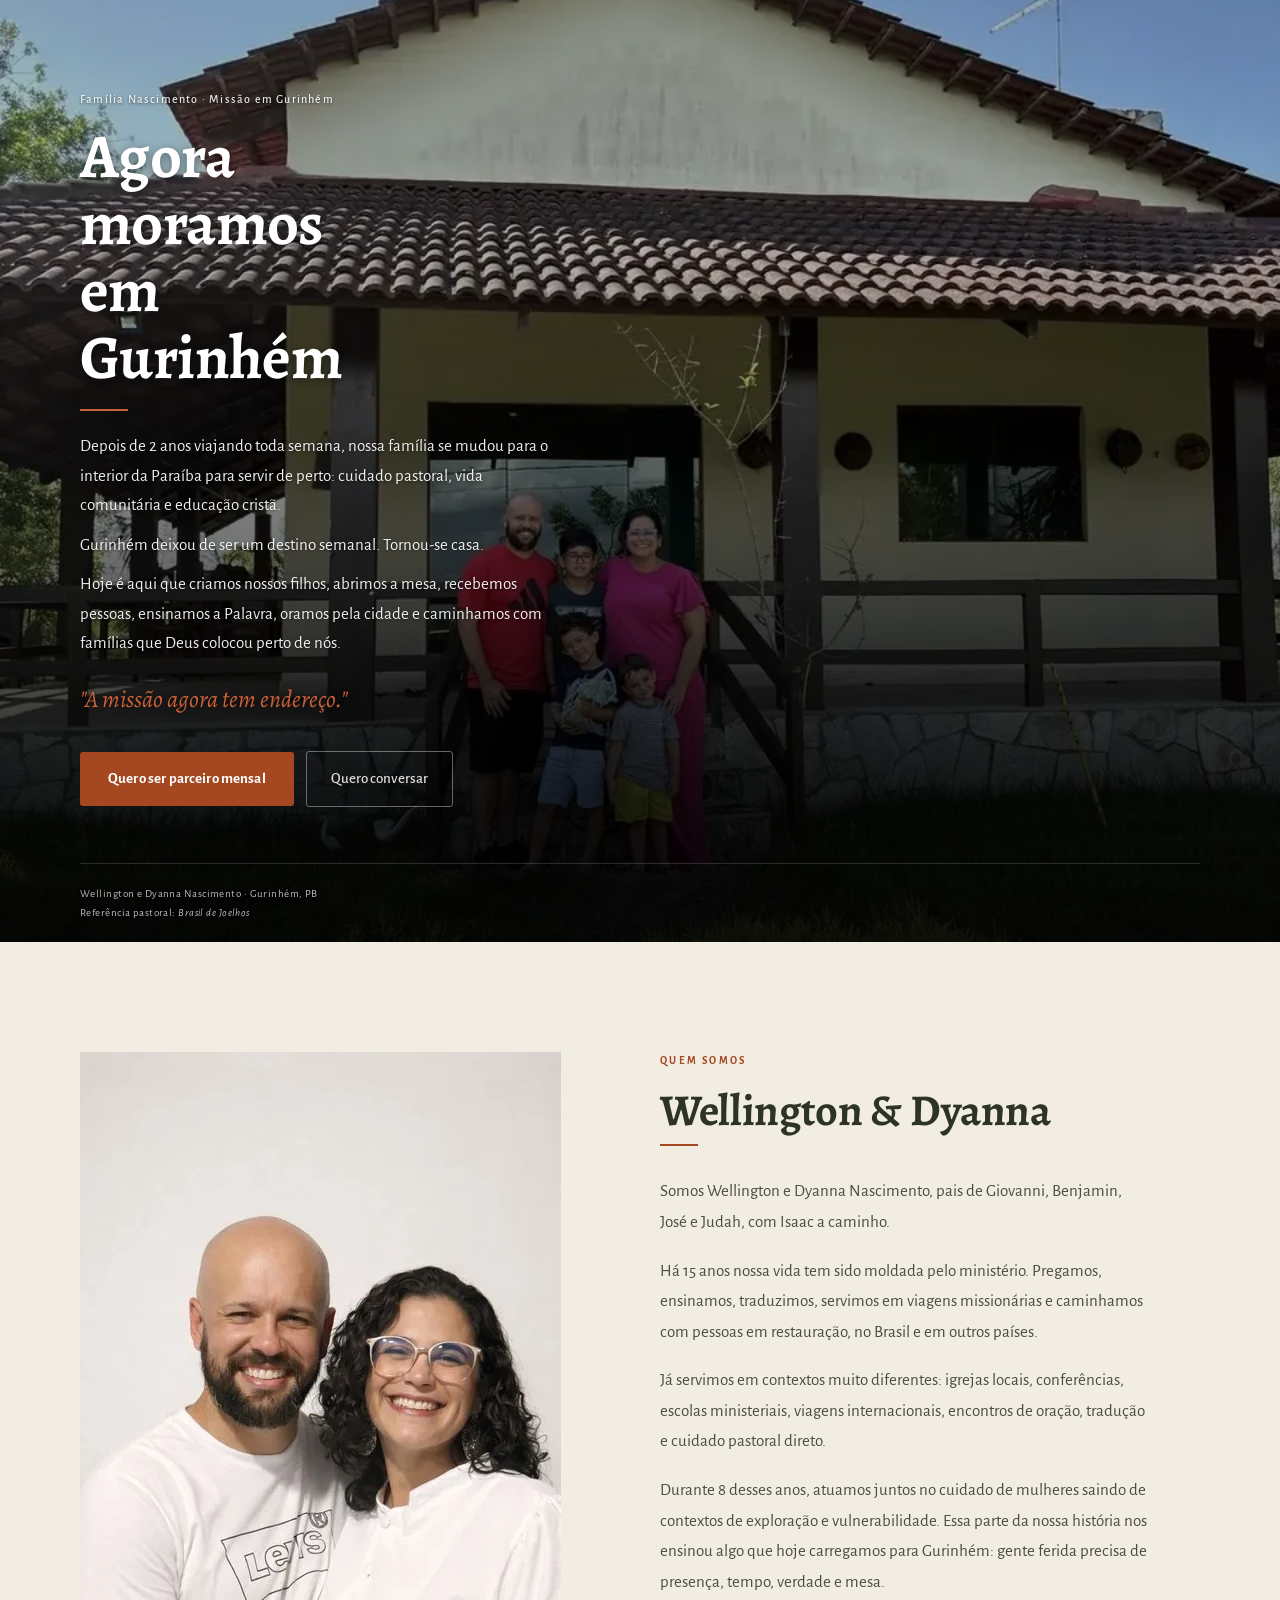
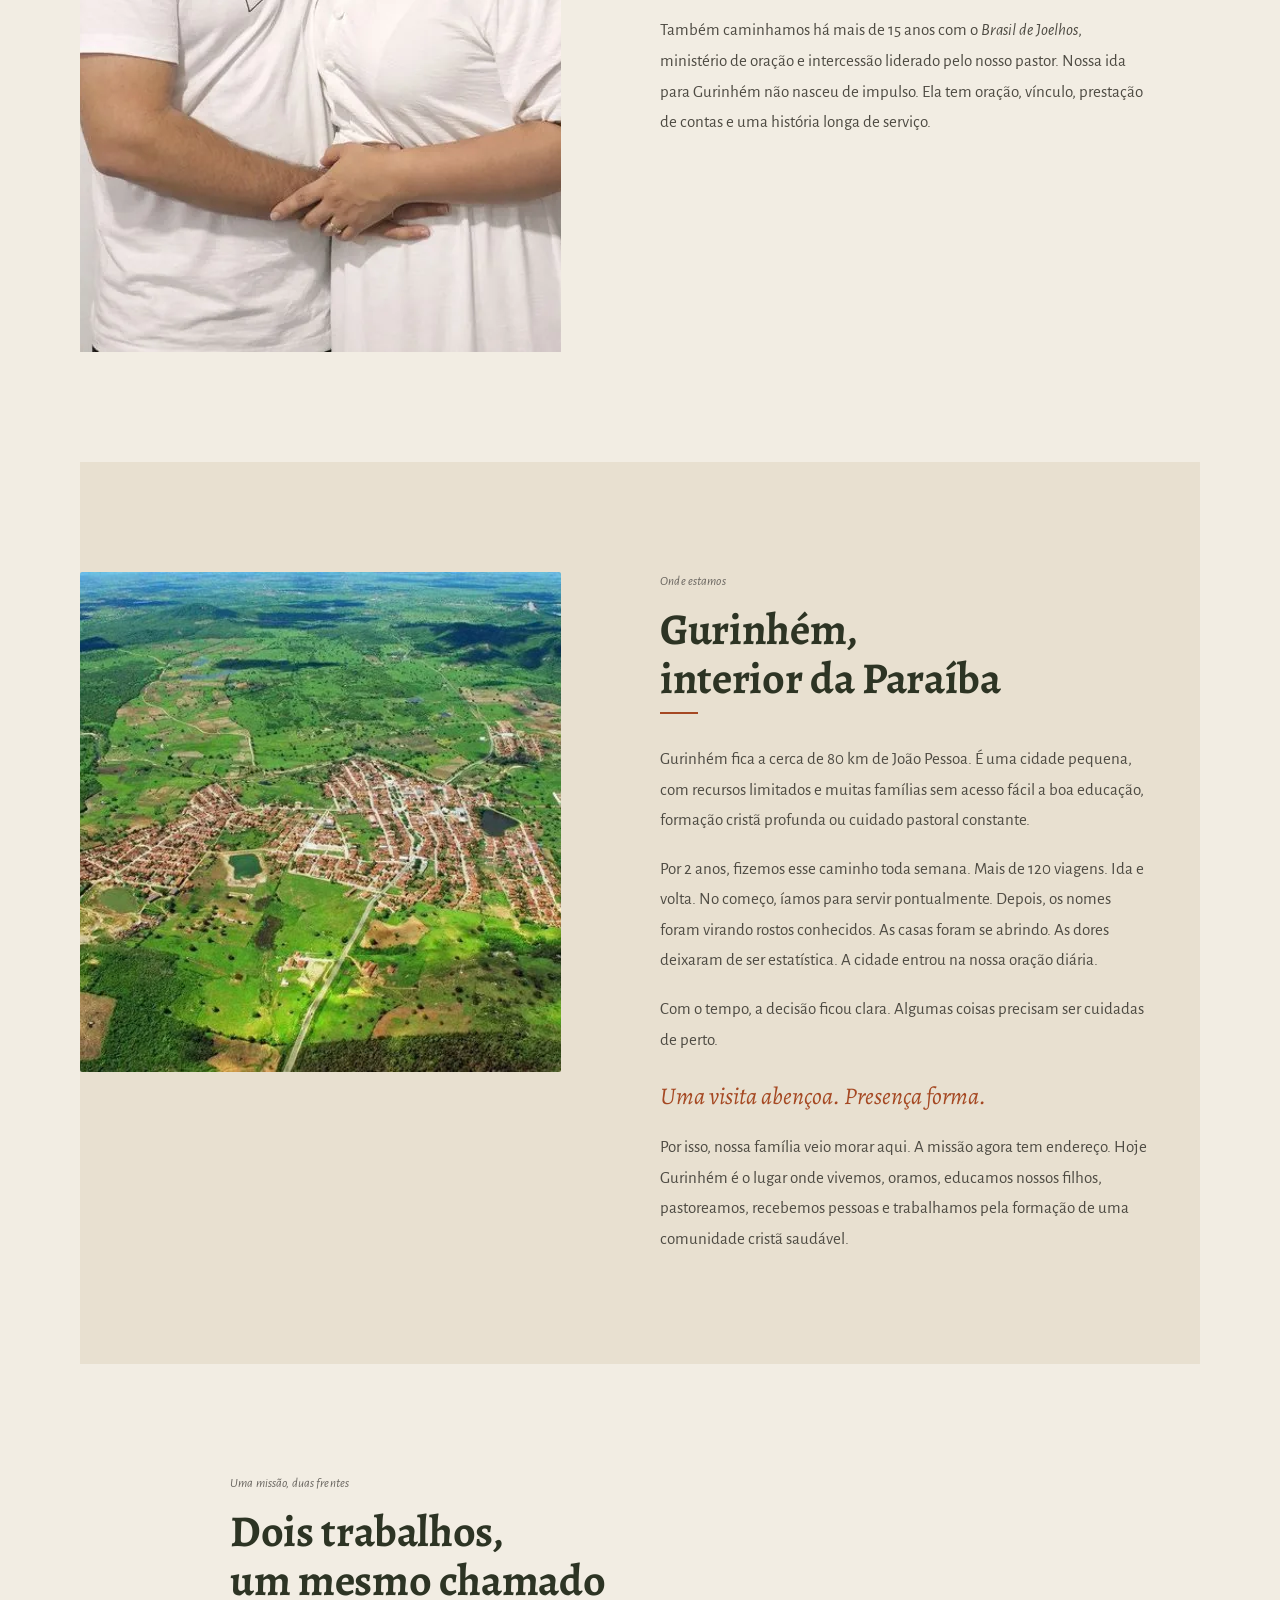
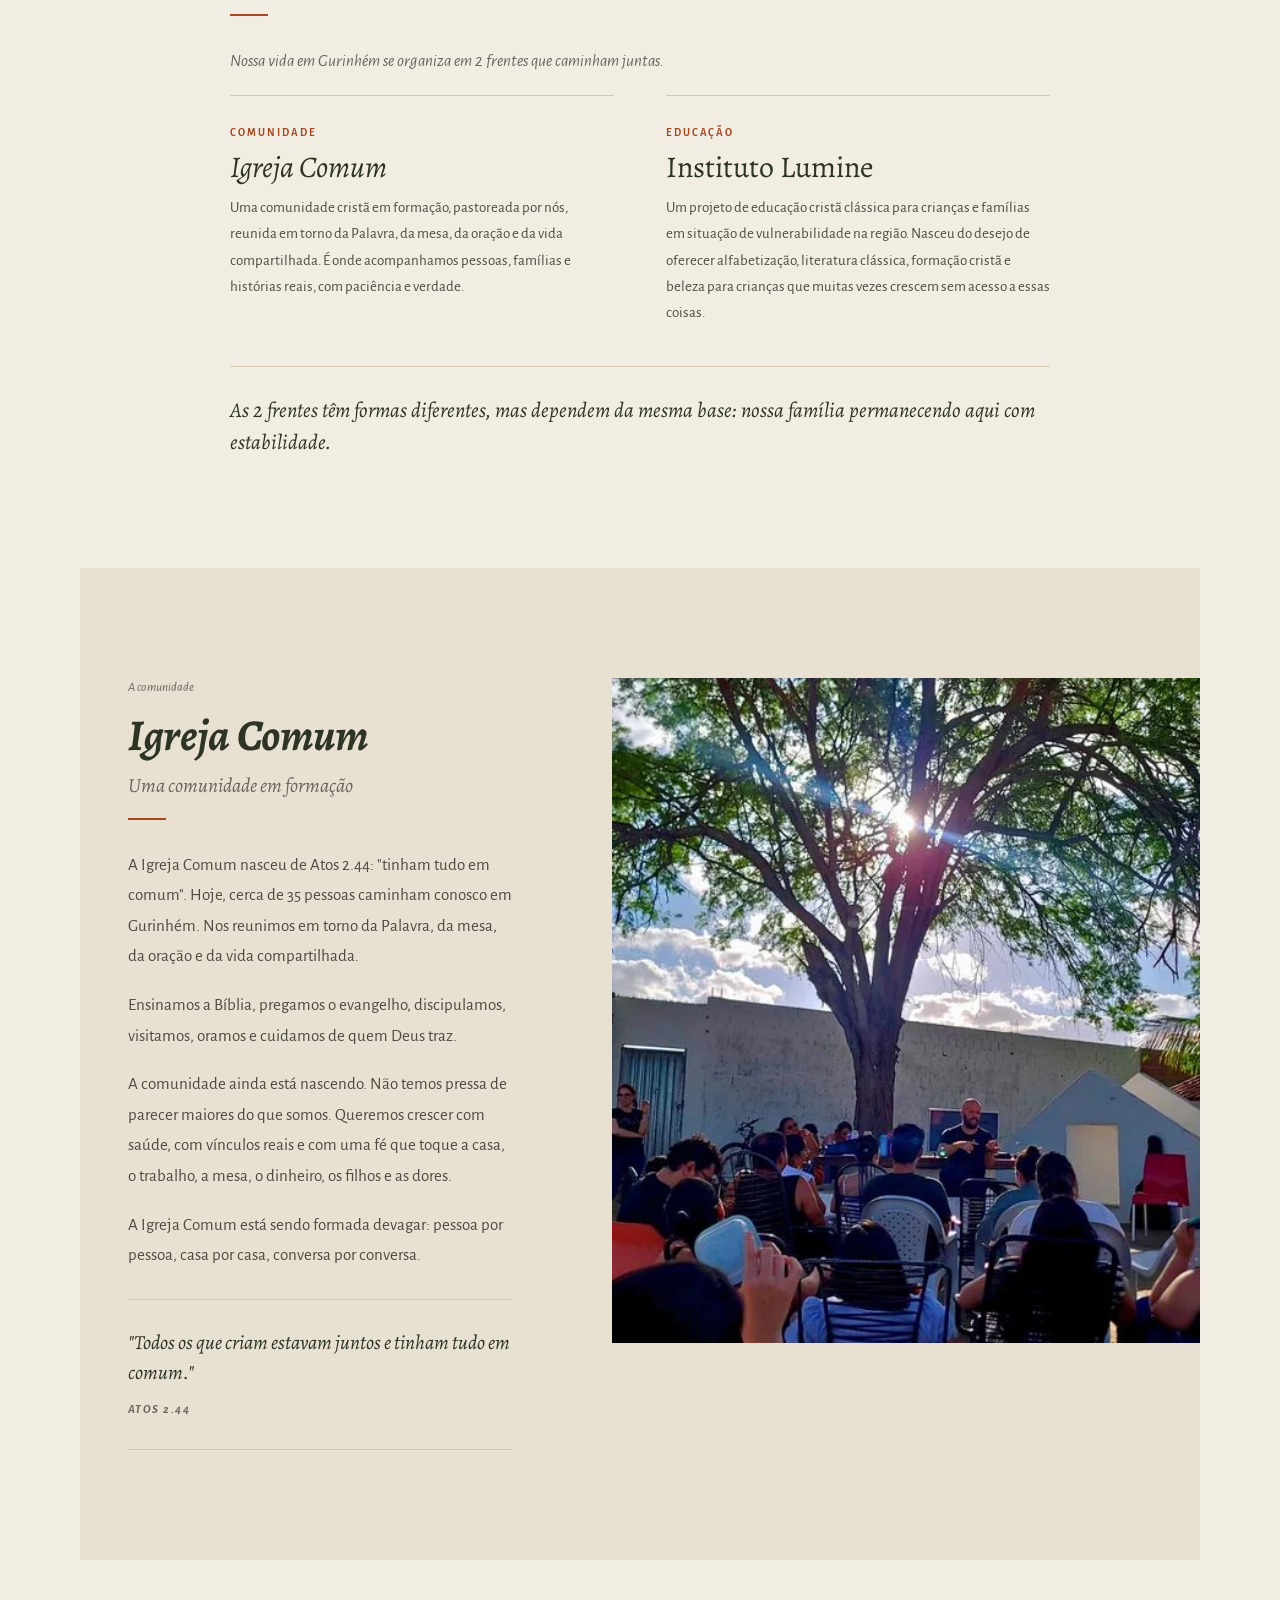
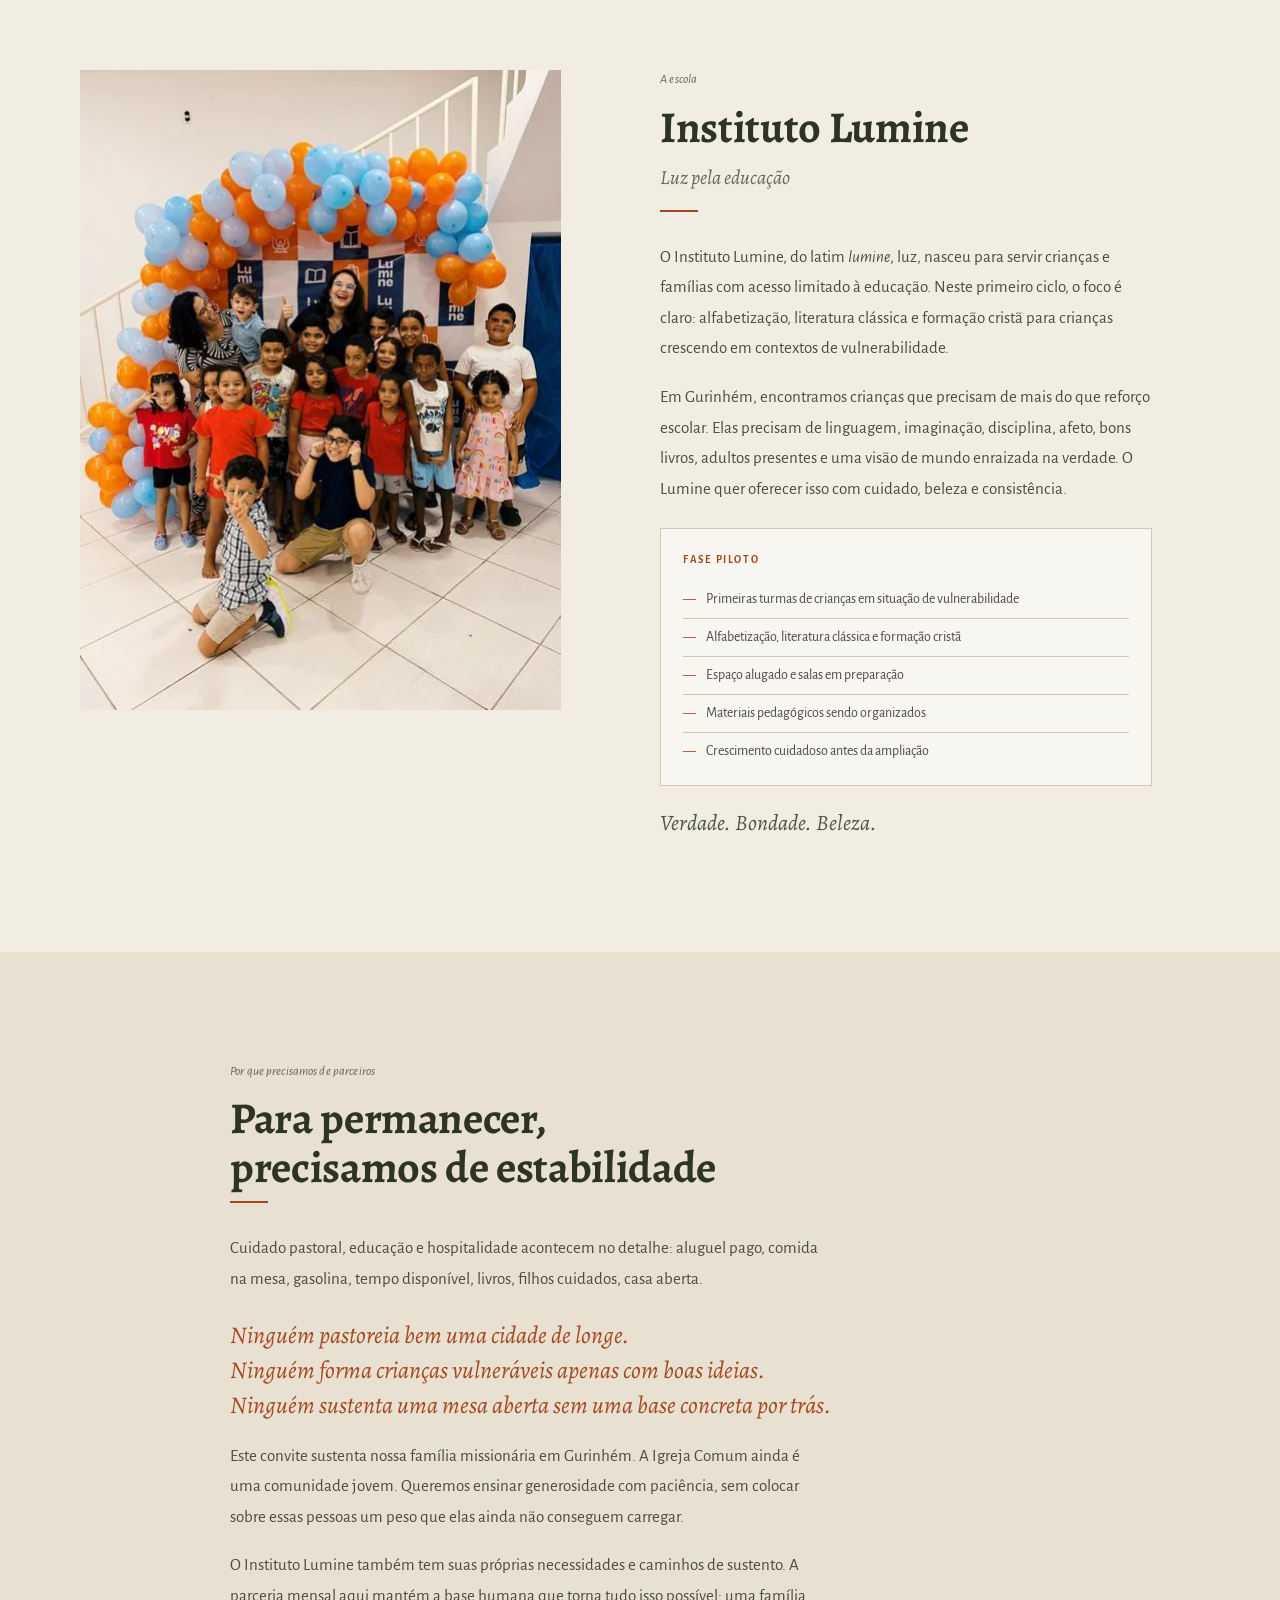
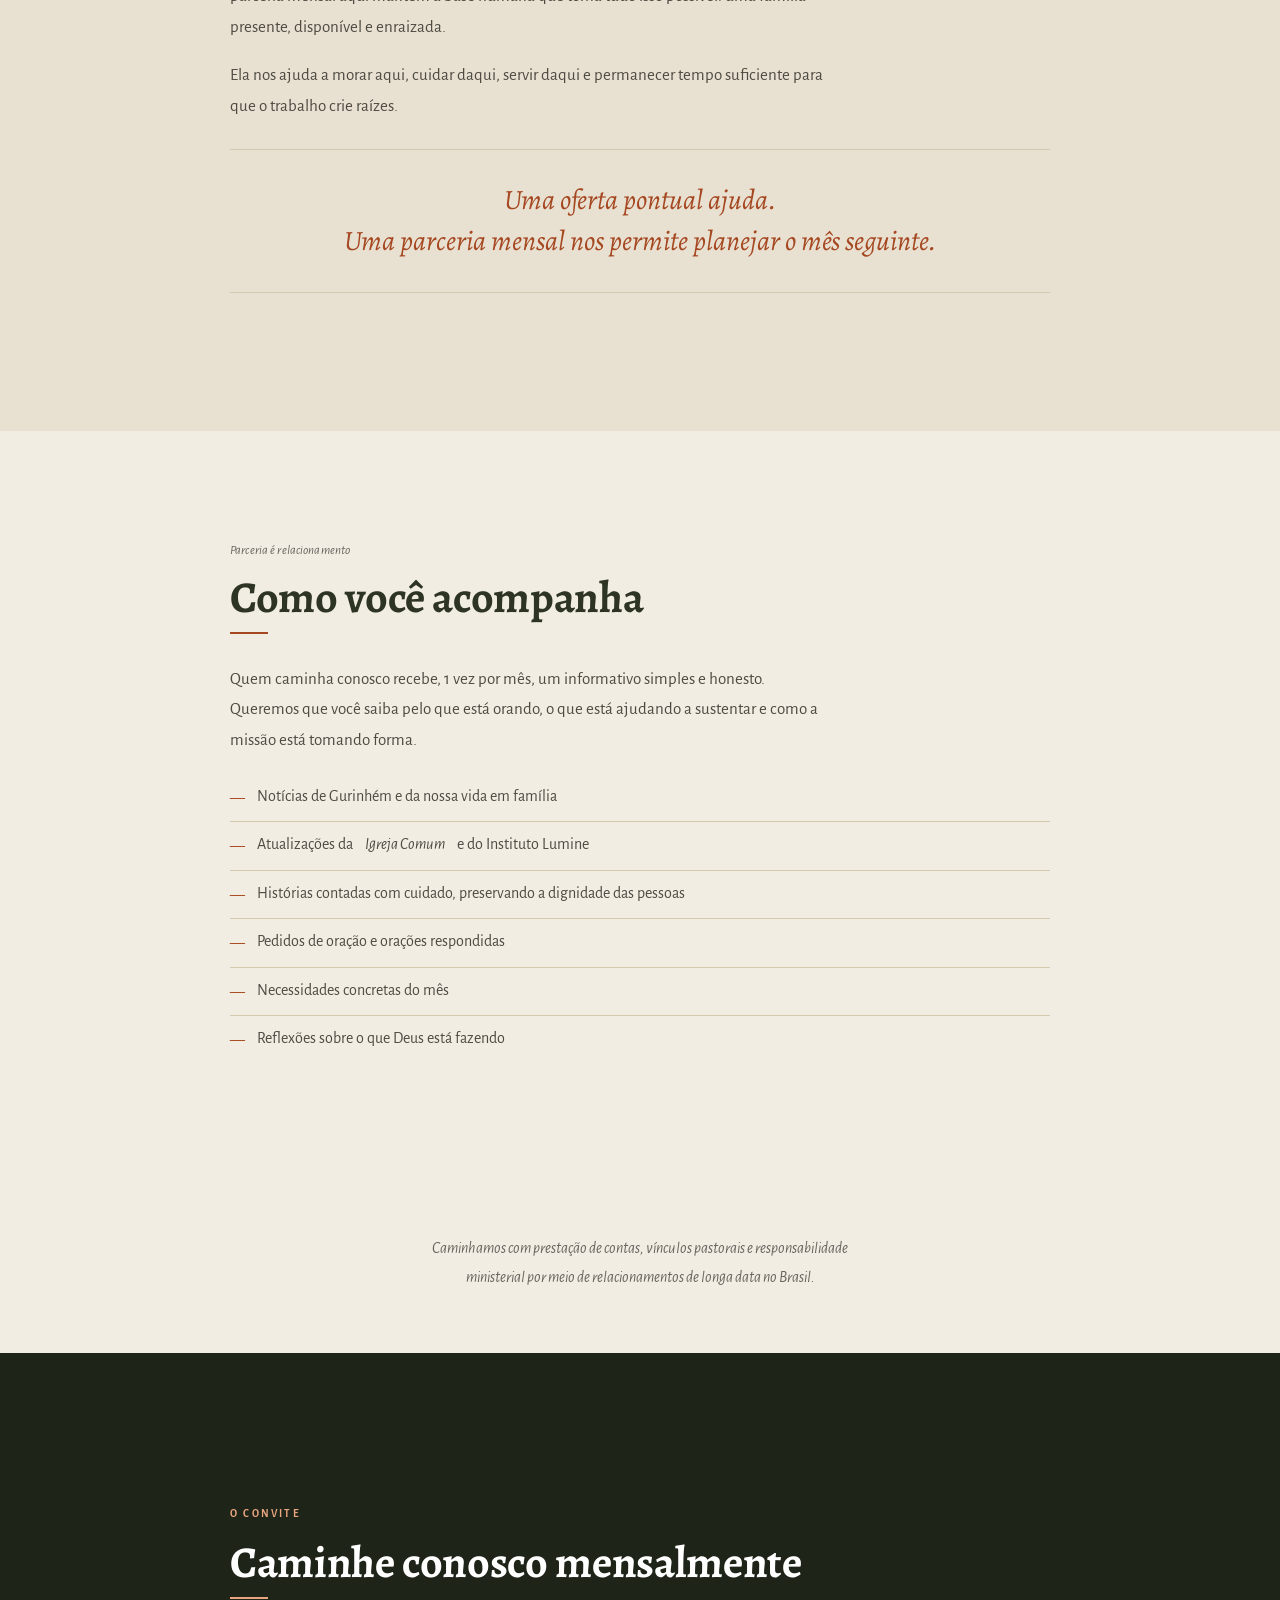
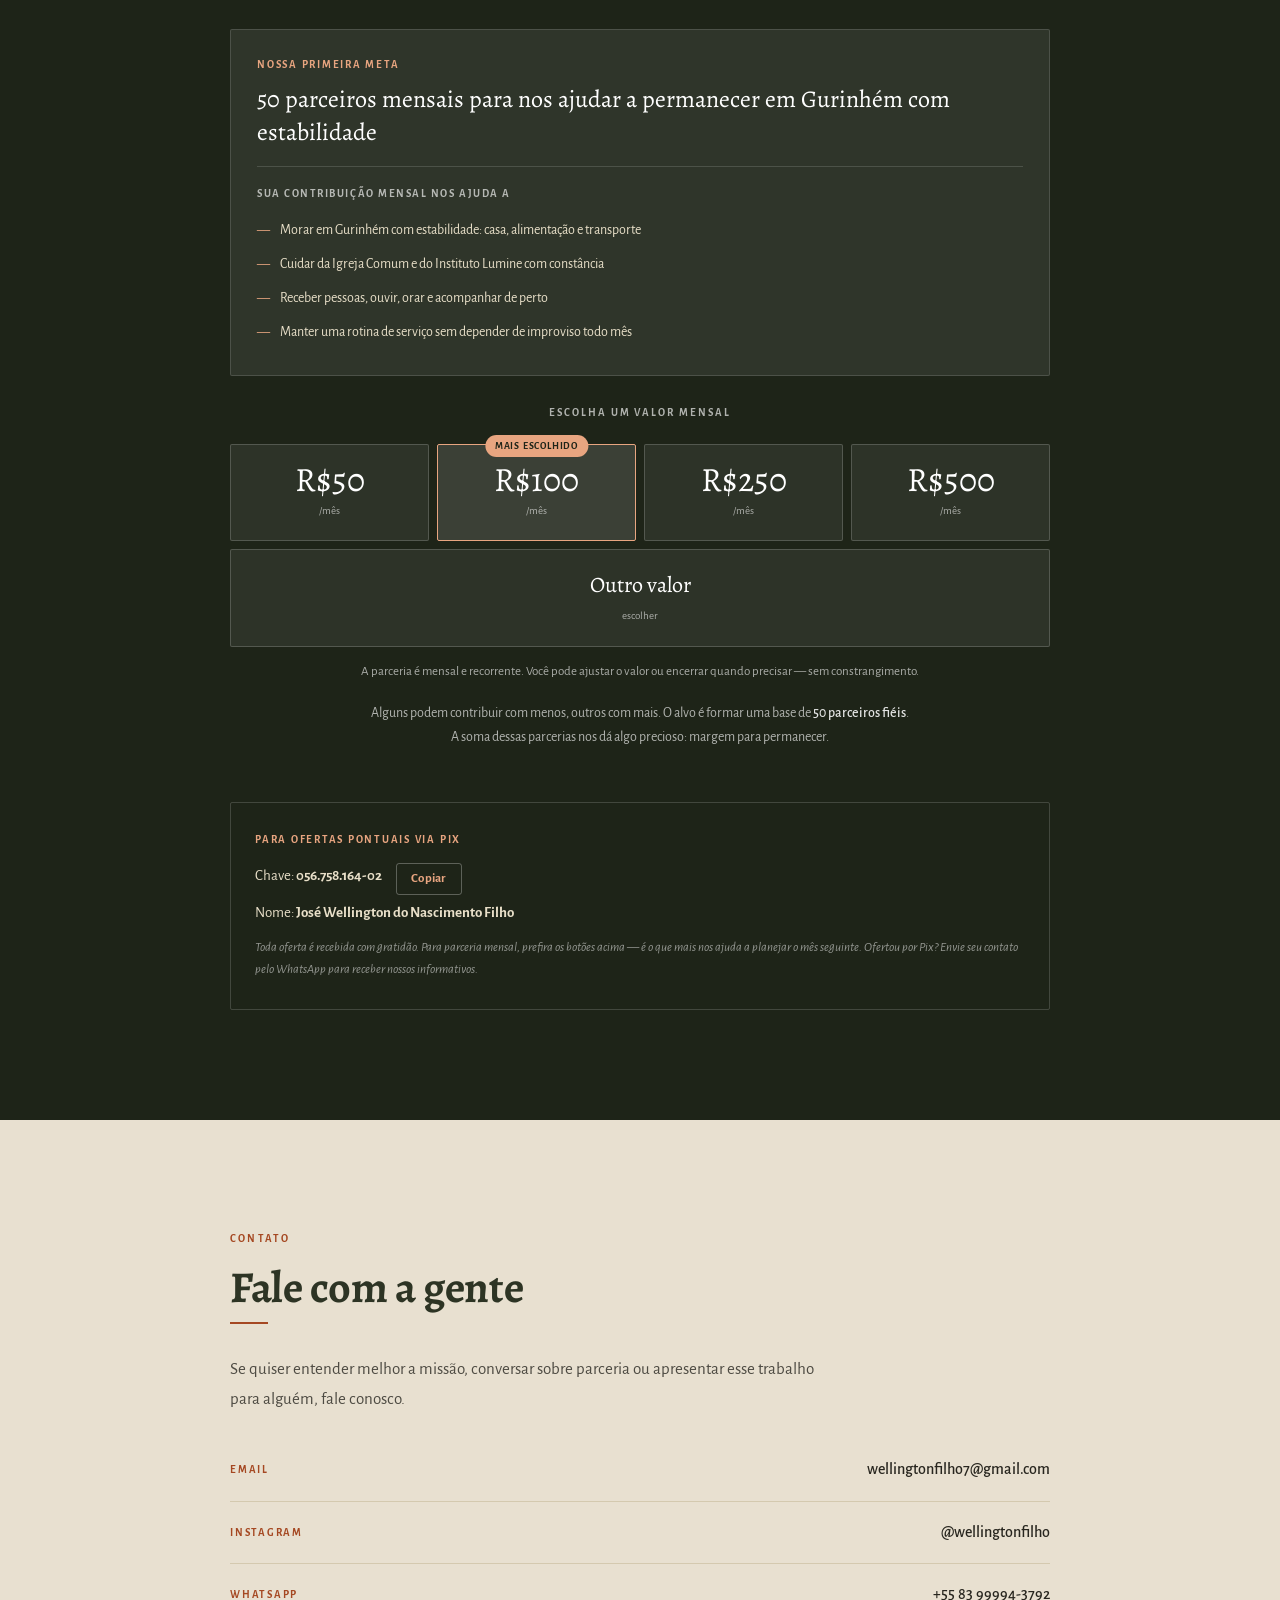
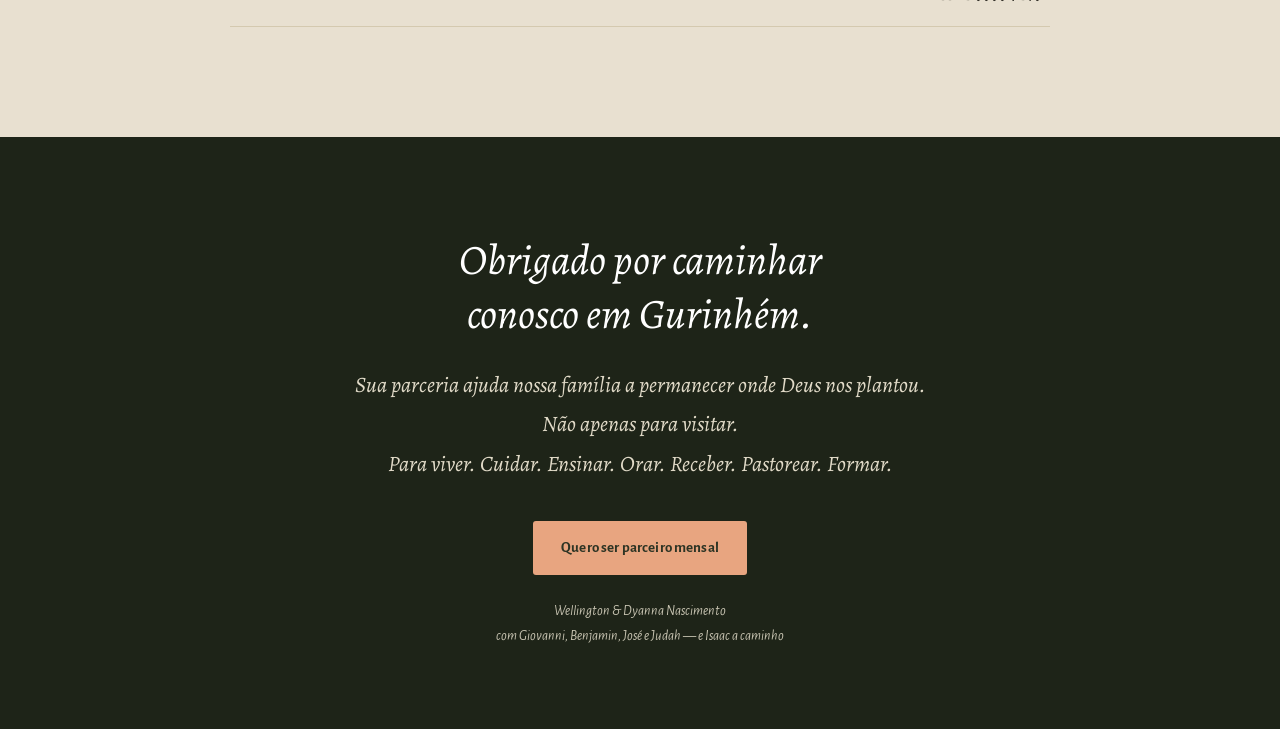
<file: familia-nascimento/index.html>
<!DOCTYPE html>
<html lang="pt-BR">
<head>
  <meta charset="UTF-8">
  <meta name="viewport" content="width=device-width, initial-scale=1.0">
  <title>Família Nascimento — Missão em Gurinhém</title>
  <meta name="description" content="Uma família cristã enraizada em Gurinhém, Paraíba. Cuidado pastoral, vida comunitária e educação cristã. Torne-se um parceiro mensal.">
  <meta name="theme-color" content="#1E2418">
  <link rel="icon" href="data:image/svg+xml,%3Csvg xmlns='http://www.w3.org/2000/svg' viewBox='0 0 32 32'%3E%3Crect width='32' height='32' rx='7' fill='%231E2418'/%3E%3Ccircle cx='16' cy='16' r='7' fill='%23A54822'/%3E%3C/svg%3E">
  <meta property="og:type" content="website">
  <meta property="og:title" content="Família Nascimento — Missão em Gurinhém">
  <meta property="og:description" content="Wellington e Dyanna Nascimento deixaram a cidade para servir de perto no interior da Paraíba. Cuidado pastoral, Igreja Comum e Instituto Lumine. Torne-se um parceiro mensal.">
  <meta property="og:image" content="https://familia-nascimento.vercel.app/assets/familia.webp">
  <meta property="og:url" content="https://familia-nascimento.vercel.app/">
  <meta property="og:locale" content="pt_BR">
  <meta name="twitter:card" content="summary_large_image">
  <meta name="twitter:title" content="Família Nascimento — Missão em Gurinhém">
  <meta name="twitter:description" content="Uma família cristã enraizada em Gurinhém, PB. Parceria mensal para missão pastoral e educação cristã.">
  <meta name="twitter:image" content="https://familia-nascimento.vercel.app/assets/familia.webp">
  <link rel="preconnect" href="https://fonts.googleapis.com">
  <link rel="preconnect" href="https://fonts.gstatic.com" crossorigin>
  <link href="https://fonts.googleapis.com/css2?family=Alegreya:ital,wght@0,400;0,500;0,700;1,400;1,500;1,700&family=Alegreya+Sans:ital,wght@0,300;0,400;0,500;0,700;1,300;1,400&display=swap" rel="stylesheet">
  <style>
* { box-sizing: border-box; margin: 0; padding: 0; }
html { scroll-behavior: smooth; }
.skip-link { position: absolute; top: -100%; left: 16px; background: var(--olive); color: #fff; padding: 10px 18px; font-size: 14px; font-weight: 600; text-decoration: none; border-radius: 3px; z-index: 200; transition: top .2s; }
.skip-link:focus { top: 16px; }
*:focus-visible { outline: 2px solid var(--terracotta); outline-offset: 3px; }
.hero *:focus-visible, .bg-olive *:focus-visible { outline-color: var(--terra-pale); }
:root {
  --cream: #F2EDE3; --sand: #D4C9AF; --sand-lt: #E8E0D0;
  --olive: #2D3424; --olive-mid: #4D5840; --olive-deep: #1E2418;
  --terracotta: #A54822; --terra-lt: #C9603A;
  --text: #28261F; --text-mid: #4E4B43; --text-light: #6A6660;
  --on-olive: #E8DFC8;
  --terra-pale: #E8A580;
  --content-max: 760px;
  --layout-max: 1120px;
}

body { background: var(--cream); font-family: 'Alegreya Sans', sans-serif; color: var(--text); line-height: 1.6; -webkit-font-smoothing: antialiased; overflow-x: hidden; }
.wrap { width: min(100% - 56px, var(--content-max)); margin: 0 auto; }

/* HERO */
.hero { position: relative; min-height: 100vh; min-height: 100svh; display: flex; flex-direction: column; justify-content: flex-end; background: var(--olive-deep); overflow: hidden; }
.hero-bg { position: absolute; inset: 0; background-size: cover; background-position: center 45%; }
.hero-bg::after { content: ""; position: absolute; inset: 0; background: linear-gradient(to bottom, rgba(0,0,0,.28) 0%, rgba(0,0,0,.24) 26%, rgba(0,0,0,.54) 58%, rgba(0,0,0,.82) 82%, rgba(0,0,0,.92) 100%); }
.hero-body { position: relative; z-index: 2; padding: clamp(64px, 10vh, 104px) 0 56px; width: min(100% - 56px, var(--layout-max)); margin: 0 auto; }
.hero-eye { font-size: 12px; font-weight: 500; letter-spacing: .1em; color: rgba(255,255,255,.88); margin-bottom: 14px; text-shadow: 0 1px 3px rgba(0,0,0,.55); }
.hero-h1 { font-family: 'Alegreya', serif; font-weight: 700; font-size: clamp(36px, 8vw, 62px); line-height: 1.08; letter-spacing: -.01em; color: #fff; margin-bottom: 18px; max-width: 11ch; text-wrap: balance; text-shadow: 0 2px 8px rgba(0,0,0,.45); }
.hero-rule { width: 48px; height: 2px; background: var(--terra-lt); margin-bottom: 20px; }
.hero-body-text { font-size: clamp(15px, 2.1vw, 17px); line-height: 1.74; color: rgba(255,255,255,.93); margin-bottom: 10px; max-width: 46ch; text-shadow: 0 1px 3px rgba(0,0,0,.45); }
.hero-body-text strong { font-weight: 600; color: #fff; }
.hero-tag { font-family: 'Alegreya', serif; font-style: italic; font-size: clamp(19px, 4.2vw, 24px); color: var(--terra-lt); margin: 24px 0 34px; line-height: 1.45; max-width: 32ch; text-shadow: 0 1px 6px rgba(0,0,0,.65); }
.hero-ctas { display: flex; flex-wrap: wrap; gap: 12px; row-gap: 10px; align-items: center; }
.btn-primary { background: var(--terracotta); color: #fff; font-size: 15px; font-weight: 600; padding: 15px 28px; text-decoration: none; border-radius: 3px; letter-spacing: .01em; transition: background .22s, transform .22s; display: inline-block; }
.btn-primary:hover { background: var(--terra-lt); transform: translateY(-1px); }
.btn-ghost { background: transparent; color: rgba(255,255,255,.85); border: 1px solid rgba(255,255,255,.38); font-size: 15px; font-weight: 500; padding: 15px 24px; text-decoration: none; border-radius: 3px; transition: border-color .22s, color .22s; display: inline-block; }
.btn-ghost:hover { border-color: rgba(255,255,255,.7); color: #fff; }
.hero-foot { position: relative; z-index: 2; padding: 20px 0; border-top: 1px solid rgba(255,255,255,.15); width: min(100% - 56px, var(--layout-max)); margin: 0 auto; }
.hero-foot p { font-size: 11px; color: rgba(255,255,255,.72); letter-spacing: .04em; line-height: 1.75; text-shadow: 0 1px 3px rgba(0,0,0,.5); }
.hero-foot em { font-style: italic; }

/* SECTIONS */
section { padding: 88px 0; }
.bg-sand { background: var(--sand-lt); }
.bg-olive { background: var(--olive-deep); }
section.compact { padding: 60px 0; }
section#contribuir { padding-top: clamp(110px, 14vw, 152px); }
.label { font-size: 11px; font-weight: 700; text-transform: uppercase; letter-spacing: .2em; color: var(--terracotta); margin-bottom: 16px; }
.bg-olive .label { color: var(--terra-pale); }
.sec-ctx { font-size: 13px; color: var(--text-light); margin-bottom: 12px; letter-spacing: .01em; font-style: italic; }
.bg-olive .sec-ctx { color: rgba(236,229,210,.65); }
.sec-title { font-family: 'Alegreya', serif; font-weight: 700; font-size: clamp(30px, 6.5vw, 44px); line-height: 1.1; color: var(--olive); letter-spacing: -.008em; margin-bottom: 10px; }
.sec-title em { font-style: italic; }
.bg-olive .sec-title { color: #fff; }
.sec-sub { font-family: 'Alegreya', serif; font-style: italic; font-weight: 400; font-size: 20px; color: var(--text-light); margin-bottom: 16px; }
.rule { width: 38px; height: 2px; background: var(--terracotta); margin-bottom: 30px; }
.bg-olive .rule { background: var(--terra-pale); }

/* BODY TEXT */
p.body { font-size: 17px; line-height: 1.8; color: var(--text-mid); margin-bottom: 18px; max-width: 66ch; }
p.body:last-child { margin-bottom: 0; }
p.body em { font-style: italic; }
p.body strong { font-weight: 600; color: var(--text); }
.bg-olive p.body { color: var(--on-olive); opacity: .92; }
.editorial-copy p.body { max-width: none; }
.body-em { font-family: 'Alegreya', serif; font-style: italic; font-size: clamp(19px, 4.5vw, 24px); line-height: 1.45; color: var(--terracotta); margin: 24px 0 18px; }
.bg-sand .body-em { color: var(--terracotta); }

/* PULL QUOTE */
.pq { padding: 30px 0; margin: 28px 0; border-top: 1px solid var(--sand); border-bottom: 1px solid var(--sand); text-align: center; }
.pq blockquote { font-family: 'Alegreya', serif; font-style: italic; font-size: clamp(20px, 5vw, 28px); line-height: 1.45; color: var(--terracotta); }

/* VERSE */
.verse { padding: 28px 0; margin-top: 28px; border-top: 1px solid var(--sand); border-bottom: 1px solid var(--sand); }
.bg-sand .verse { border-color: rgba(0,0,0,.12); }
.verse blockquote { font-family: 'Alegreya', serif; font-style: italic; font-size: 20px; color: var(--olive); line-height: 1.5; margin-bottom: 8px; }
.verse cite { font-size: 12px; font-weight: 600; letter-spacing: .12em; text-transform: uppercase; color: var(--text-light); }

/* IMAGES */
.port-wrap { width: min(100% - 56px, var(--layout-max)); margin: 0 auto; }
.port-img { width: 100%; aspect-ratio: 3/4; object-fit: cover; display: block; }
@media (min-width: 700px) { .port-img { aspect-ratio: 4/5; } }
.img-break { width: min(100% - 56px, var(--layout-max)); margin: 0 auto; height: clamp(260px, 42vw, 520px); background-size: cover; background-position: center; border-radius: 2px; }

/* EDITORIAL BLOCKS */
.editorial-block { width: min(100% - 56px, var(--layout-max)); margin: 0 auto; }
.editorial-block .wrap { width: 100%; margin: 0; }
.editorial-media .img-break, .editorial-media .port-wrap { width: 100%; margin: 0; }
.editorial-media .img-break { height: clamp(300px, 38vw, 520px); }
.editorial-copy { padding-top: 48px; padding-left: clamp(22px, 4vw, 48px); padding-right: clamp(22px, 4vw, 48px); }

/* TWO FRONTS */
.fronts { margin: 8px 0 32px; }
.front { padding: 28px 0; border-top: 1px solid var(--sand); }
.front-lbl { font-size: 11px; font-weight: 700; text-transform: uppercase; letter-spacing: .18em; color: var(--terracotta); margin-bottom: 8px; }
.front-name { font-family: 'Alegreya', serif; font-weight: 400; font-size: 30px; color: var(--olive); line-height: 1.2; margin-bottom: 10px; }
.front-name em { font-style: italic; }
.front-desc { font-size: 15px; line-height: 1.75; color: var(--text-mid); }
.fronts-end { font-family: 'Alegreya', serif; font-style: italic; font-size: 21px; color: var(--olive); line-height: 1.5; padding-top: 28px; border-top: 1px solid var(--sand); }

/* PILOT BOX */
.pilot { margin: 24px 0 8px; padding: 22px; border: 1px solid var(--sand); background: rgba(255,255,255,.5); }
.pilot-lbl { font-size: 11px; font-weight: 700; text-transform: uppercase; letter-spacing: .14em; color: var(--terracotta); margin-bottom: 12px; }
.pilot ul { list-style: none; }
.pilot li { font-size: 14px; line-height: 1.65; color: var(--text-mid); padding: 7px 0; border-bottom: 1px solid var(--sand); display: flex; gap: 10px; }
.pilot li:last-child { border-bottom: none; padding-bottom: 0; }
.pilot li::before { content: "—"; color: var(--terracotta); flex-shrink: 0; }
.motto { font-family: 'Alegreya', serif; font-style: italic; font-size: 22px; color: var(--olive-mid); margin-top: 20px; }

/* GOAL / DONATION */
.goal { background: rgba(255,255,255,.08); border: 1px solid rgba(255,255,255,.14); padding: 26px; margin-bottom: 28px; border-radius: 2px; }
.goal-lbl { font-size: 11px; font-weight: 700; text-transform: uppercase; letter-spacing: .16em; color: var(--terra-pale); margin-bottom: 10px; }
.goal-h { font-family: 'Alegreya', serif; font-weight: 400; font-size: clamp(19px, 4.5vw, 24px); line-height: 1.35; color: #fff; margin-bottom: 18px; padding-bottom: 18px; border-bottom: 1px solid rgba(255,255,255,.14); }
.helps-lbl { font-size: 11px; font-weight: 700; text-transform: uppercase; letter-spacing: .14em; color: rgba(255,255,255,.65); margin-bottom: 10px; }
.helps { list-style: none; margin-bottom: 0; }
.helps li { font-size: 14px; line-height: 1.72; color: var(--on-olive); padding: 5px 0; display: flex; gap: 10px; }
.helps li::before { content: "—"; color: var(--terra-pale); flex-shrink: 0; }

.tiers-lbl { font-size: 11px; font-weight: 700; text-transform: uppercase; letter-spacing: .18em; color: rgba(255,255,255,.65); margin-bottom: 22px; text-align: center; }
.tiers { display: grid; grid-template-columns: 1fr 1fr; gap: 10px; margin-bottom: 14px; }
@media (min-width: 560px) { .tiers { grid-template-columns: repeat(4, 1fr); gap: 8px; } }
.tier-btn { position: relative; display: block; padding: 18px 6px; text-align: center; background: rgba(255,255,255,.07); border: 1px solid rgba(255,255,255,.18); text-decoration: none; transition: background .2s, border-color .2s; border-radius: 2px; }
.tier-btn:hover { background: rgba(255,255,255,.15); border-color: rgba(255,255,255,.4); }
.tier-featured { border-color: var(--terra-pale); background: rgba(255,255,255,.13); }
.tier-featured:hover { border-color: var(--terra-pale); background: rgba(255,255,255,.18); }
.tier-badge { position: absolute; top: -10px; left: 50%; transform: translateX(-50%); background: var(--terra-pale); color: var(--olive-deep); font-size: 10px; font-weight: 700; text-transform: uppercase; letter-spacing: .08em; padding: 3px 10px; border-radius: 999px; white-space: nowrap; }
.tier-btn:last-child { grid-column: 1 / -1; }
.tiers-reassure { font-size: 13px; line-height: 1.65; color: rgba(255,255,255,.62); text-align: center; margin-bottom: 20px; }
.tier-amt { font-family: 'Alegreya', serif; font-weight: 400; font-size: 34px; color: #fff; display: block; line-height: 1; }
.tier-unit { font-size: 11px; color: rgba(255,255,255,.6); }
.tier-livre .tier-amt { font-size: 22px; padding: 6px 0; }
.partner-note { font-size: 14px; line-height: 1.7; color: rgba(255,255,255,.65); text-align: center; margin-bottom: 32px; }
.partner-note strong { color: rgba(255,255,255,.88); font-weight: 500; }

/* PIX */
.pix { margin-top: 52px; padding: 28px 24px; border: 1px solid rgba(255,255,255,.16); border-radius: 2px; }
.pix-lbl { font-size: 11px; font-weight: 700; text-transform: uppercase; letter-spacing: .16em; color: var(--terra-pale); margin-bottom: 14px; }
.pix-line { font-size: 15px; color: var(--on-olive); margin-bottom: 6px; }
.pix-line strong { font-weight: 600; }
.pix-note { font-size: 13px; color: rgba(255,255,255,.52); margin-top: 12px; line-height: 1.7; font-style: italic; }
.pix-key-row { display: flex; align-items: center; gap: 14px; flex-wrap: wrap; margin-bottom: 6px; }
.pix-copy { background: transparent; border: 1px solid rgba(255,255,255,.28); color: var(--terra-pale); font-family: inherit; font-size: 13px; font-weight: 600; padding: 7px 14px; border-radius: 3px; cursor: pointer; letter-spacing: .02em; transition: background .2s, border-color .2s, color .2s; }
.pix-copy:hover { background: rgba(255,255,255,.08); border-color: rgba(255,255,255,.5); }
.pix-copy.copied { color: #fff; border-color: var(--terra-pale); }

/* LISTS */
.body-list { list-style: none; margin: 4px 0 0; }
.body-list li { font-size: 16px; line-height: 1.72; color: var(--text-mid); padding: 9px 0; border-bottom: 1px solid var(--sand); display: flex; gap: 12px; }
.body-list li:last-child { border-bottom: none; }
.body-list li::before { content: "—"; color: var(--terracotta); flex-shrink: 0; margin-top: 2px; }
.body-list em { font-style: italic; }

/* CONTACT */
.contact-list { list-style: none; margin-top: 4px; }
.contact-list li { display: flex; justify-content: space-between; align-items: center; padding: 18px 0; border-bottom: 1px solid var(--sand); flex-wrap: wrap; gap: 10px; }
.contact-list .cl { font-size: 11px; font-weight: 700; text-transform: uppercase; letter-spacing: .16em; color: var(--terracotta); flex-shrink: 0; }
.contact-list a { font-size: 16px; font-weight: 500; color: var(--text); text-decoration: none; word-break: break-all; text-align: right; }
.contact-list a:hover { color: var(--terracotta); }

/* CLOSING */
.closing { text-align: center; padding: 96px 0 80px; }
.closing-h { font-family: 'Alegreya', serif; font-style: italic; font-weight: 400; font-size: clamp(30px, 6.5vw, 42px); line-height: 1.3; color: #fff; margin-bottom: 24px; }
.closing-lines { font-family: 'Alegreya', serif; font-style: italic; font-size: clamp(17px, 4vw, 22px); color: rgba(236,229,210,.95); line-height: 1.8; margin-bottom: 36px; }
.bg-olive .btn-primary { background: var(--terra-pale); color: var(--olive); }
.bg-olive .btn-primary:hover { background: #F1B898; }
.sig { font-size: 14px; color: rgba(236,229,210,.82); font-style: italic; line-height: 1.8; margin-top: 24px; }

/* ACCOUNTABILITY */
.ac-quote { font-size: 16px; line-height: 1.85; color: var(--text-light); text-align: center; max-width: 520px; margin: 0 auto; padding: 0 28px; font-style: italic; }

/* FLOAT */
.float-cta { position: fixed; bottom: max(20px, env(safe-area-inset-bottom)); right: max(20px, env(safe-area-inset-right)); z-index: 100; background: var(--terracotta); color: #fff; font-size: 14px; font-weight: 600; padding: 15px 24px; text-decoration: none; border-radius: 999px; box-shadow: 0 6px 24px rgba(0,0,0,.25); opacity: 0; visibility: hidden; pointer-events: none; transform: translateY(16px); transition: opacity .35s, transform .35s, visibility .35s; }
.float-cta.show { opacity: 1; visibility: visible; pointer-events: auto; transform: translateY(0); }
.float-cta.hide { opacity: 0; visibility: hidden; pointer-events: none; }

/* ANIM */
.fade-in { transition: opacity .9s ease, transform .9s ease; }
.fade-in.will-animate { opacity: 0; transform: translateY(28px); }
.fade-in.will-animate.visible { opacity: 1; transform: none; }
@media (prefers-reduced-motion: reduce) { html { scroll-behavior: auto; } .fade-in { transition: none; } .float-cta { transition: none; } }


@media (min-width: 1024px) {
  :root { --content-max: 820px; }
  .hero-body, .hero-foot { width: min(100% - 96px, var(--layout-max)); }
  .hero-body { padding-top: clamp(72px, 10vh, 116px); }
  .hero-body-text { max-width: 52ch; }
  .hero-tag { max-width: 36ch; }
   .port-wrap, .img-break { width: min(100% - 96px, var(--layout-max)); }
  .editorial-block { width: min(100% - 96px, var(--layout-max)); }
  .editorial-block .img-break, .editorial-block .port-wrap { width: 100%; }
  .editorial-block { display: grid; grid-template-columns: minmax(0, .45fr) minmax(0, .55fr); gap: clamp(40px, 4vw, 72px); align-items: start; }
  .editorial-block.reverse .editorial-media { order: 2; }
  .editorial-block .editorial-copy { padding-top: 0; }
  .editorial-block .port-img { aspect-ratio: 4/5; }
}
@media (min-width: 700px) {
  section { padding: 110px 0; }
  .fronts { display: grid; grid-template-columns: 1fr 1fr; gap: clamp(32px, 4vw, 56px); }
  .fronts .front { padding-bottom: 8px; }
}
@media (max-width: 480px) { section { padding: 64px 0; } .wrap { width: min(100% - 44px, var(--content-max)); } .hero-body { width: min(100% - 44px, var(--layout-max)); padding: 54px 0 52px; } .hero-h1 { font-size: clamp(34px, 12vw, 42px); line-height: 1.08; margin-bottom: 16px; max-width: 10.5ch; } .hero-body-text { font-size: 15px; line-height: 1.72; max-width: 34ch; } .hero-tag { margin: 20px 0 28px; line-height: 1.5; } .hero-ctas { gap: 10px; } .btn-primary, .btn-ghost { padding: 14px 18px; font-size: 14px; } .hero-foot { width: min(100% - 44px, var(--layout-max)); padding: 20px 0; } .port-wrap, .img-break { width: min(100% - 44px, var(--layout-max)); } .editorial-block { width: min(100% - 44px, var(--layout-max)); } .editorial-block .img-break, .editorial-block .port-wrap { width: 100%; } .editorial-copy { padding-top: 36px; } }
@media (max-width: 480px) {
  .contact-list li { flex-direction: column; align-items: flex-start; gap: 5px; }
  .contact-list a { text-align: left; word-break: break-word; }
}
</style>
</head>
<body>

<a href="#conteudo" class="skip-link">Pular para o conteúdo</a>

<header class="hero">
  <div class="hero-bg" style="background-image:url('assets/hero.webp')"></div>
  <div class="hero-body">
    <p class="hero-eye">Família Nascimento &middot; Missão em Gurinhém</p>
    <h1 class="hero-h1">Agora<br>moramos<br>em Gurinhém</h1>
    <div class="hero-rule"></div>
    <p class="hero-body-text">Depois de 2 anos viajando toda semana, nossa família se mudou para o interior da Paraíba para servir de perto: cuidado pastoral, vida comunitária e educação cristã.</p>
    <p class="hero-body-text">Gurinhém deixou de ser um destino semanal. Tornou-se casa.</p>
    <p class="hero-body-text">Hoje é aqui que criamos nossos filhos, abrimos a mesa, recebemos pessoas, ensinamos a Palavra, oramos pela cidade e caminhamos com famílias que Deus colocou perto de nós.</p>
    <p class="hero-tag">"A missão agora tem endereço."</p>
    <div class="hero-ctas">
      <a class="btn-primary" href="#contribuir">Quero ser parceiro mensal</a>
      <a class="btn-ghost" href="https://wa.me/5583999943792" target="_blank" rel="noopener">Quero conversar</a>
    </div>
  </div>
  <div class="hero-foot">
    <p>Wellington e Dyanna Nascimento &middot; Gurinhém, PB<br>Referência pastoral: <em>Brasil de Joelhos</em></p>
  </div>
</header>

<main id="conteudo">

<section class="editorial-block fade-in">
  <div class="editorial-media">
<div class="port-wrap fade-in">
  <img class="port-img" src="assets/familia.webp" width="600" height="900" loading="lazy" decoding="async" alt="Wellington e Dyanna Nascimento">
</div>
  </div>
  <div class="editorial-copy">
  <div class="wrap">
    <p class="label">Quem somos</p>
    <h2 class="sec-title">Wellington &amp; Dyanna</h2>
    <div class="rule"></div>
    <p class="body">Somos Wellington e Dyanna Nascimento, pais de Giovanni, Benjamin, José e Judah, com Isaac a caminho.</p>
    <p class="body">Há 15 anos nossa vida tem sido moldada pelo ministério. Pregamos, ensinamos, traduzimos, servimos em viagens missionárias e caminhamos com pessoas em restauração, no Brasil e em outros países.</p>
    <p class="body">Já servimos em contextos muito diferentes: igrejas locais, conferências, escolas ministeriais, viagens internacionais, encontros de oração, tradução e cuidado pastoral direto.</p>
    <p class="body">Durante 8 desses anos, atuamos juntos no cuidado de mulheres saindo de contextos de exploração e vulnerabilidade. Essa parte da nossa história nos ensinou algo que hoje carregamos para Gurinhém: gente ferida precisa de presença, tempo, verdade e mesa.</p>
    <p class="body">Também caminhamos há mais de 15 anos com o <em>Brasil de Joelhos</em>, ministério de oração e intercessão liderado pelo nosso pastor. Nossa ida para Gurinhém não nasceu de impulso. Ela tem oração, vínculo, prestação de contas e uma história longa de serviço.</p>
  </div>
</div>
</section>

<section class="editorial-block bg-sand fade-in">
  <div class="editorial-media">
    <div class="img-break fade-in" style="background-image:url('assets/gurinhem.webp');background-position:center 20%;height:clamp(280px,55vw,500px);"></div>
  </div>
  <div class="editorial-copy">
  <div class="wrap">
    <p class="sec-ctx">Onde estamos</p>
    <h2 class="sec-title">Gurinhém,<br>interior da Paraíba</h2>
    <div class="rule"></div>
    <p class="body">Gurinhém fica a cerca de 80 km de João Pessoa. É uma cidade pequena, com recursos limitados e muitas famílias sem acesso fácil a boa educação, formação cristã profunda ou cuidado pastoral constante.</p>
    <p class="body">Por 2 anos, fizemos esse caminho toda semana. Mais de 120 viagens. Ida e volta. No começo, íamos para servir pontualmente. Depois, os nomes foram virando rostos conhecidos. As casas foram se abrindo. As dores deixaram de ser estatística. A cidade entrou na nossa oração diária.</p>
    <p class="body">Com o tempo, a decisão ficou clara. Algumas coisas precisam ser cuidadas de perto.</p>
    <p class="body-em">Uma visita abençoa. Presença forma.</p>
    <p class="body">Por isso, nossa família veio morar aqui. A missão agora tem endereço. Hoje Gurinhém é o lugar onde vivemos, oramos, educamos nossos filhos, pastoreamos, recebemos pessoas e trabalhamos pela formação de uma comunidade cristã saudável.</p>
  </div>
</div>
</section>

<section class="fade-in">
  <div class="wrap">
    <p class="sec-ctx">Uma missão, duas frentes</p>
    <h2 class="sec-title">Dois trabalhos,<br>um mesmo chamado</h2>
    <div class="rule"></div>
    <p class="body" style="font-style:italic;color:var(--text-light)">Nossa vida em Gurinhém se organiza em 2 frentes que caminham juntas.</p>
    <div class="fronts">
      <div class="front">
        <p class="front-lbl">Comunidade</p>
        <h3 class="front-name"><em>Igreja Comum</em></h3>
        <p class="front-desc">Uma comunidade cristã em formação, pastoreada por nós, reunida em torno da Palavra, da mesa, da oração e da vida compartilhada. É onde acompanhamos pessoas, famílias e histórias reais, com paciência e verdade.</p>
      </div>
      <div class="front">
        <p class="front-lbl">Educação</p>
        <h3 class="front-name">Instituto Lumine</h3>
        <p class="front-desc">Um projeto de educação cristã clássica para crianças e famílias em situação de vulnerabilidade na região. Nasceu do desejo de oferecer alfabetização, literatura clássica, formação cristã e beleza para crianças que muitas vezes crescem sem acesso a essas coisas.</p>
      </div>
    </div>
    <p class="fronts-end">As 2 frentes têm formas diferentes, mas dependem da mesma base: nossa família permanecendo aqui com estabilidade.</p>
  </div>
</section>

<section class="editorial-block reverse bg-sand fade-in">
  <div class="editorial-media">
<div class="port-wrap fade-in">
  <img src="assets/igreja-comum.webp" alt="Igreja Comum" class="port-img" width="480" height="665" loading="lazy" decoding="async" style="object-position:center 60%;">
</div>
  </div>
  <div class="editorial-copy">
  <div class="wrap">
    <p class="sec-ctx">A comunidade</p>
    <h2 class="sec-title"><em>Igreja Comum</em></h2>
    <p class="sec-sub">Uma comunidade em formação</p>
    <div class="rule"></div>
    <p class="body">A Igreja Comum nasceu de Atos 2.44: "tinham tudo em comum". Hoje, cerca de 35 pessoas caminham conosco em Gurinhém. Nos reunimos em torno da Palavra, da mesa, da oração e da vida compartilhada.</p>
    <p class="body">Ensinamos a Bíblia, pregamos o evangelho, discipulamos, visitamos, oramos e cuidamos de quem Deus traz.</p>
    <p class="body">A comunidade ainda está nascendo. Não temos pressa de parecer maiores do que somos. Queremos crescer com saúde, com vínculos reais e com uma fé que toque a casa, o trabalho, a mesa, o dinheiro, os filhos e as dores.</p>
    <p class="body">A Igreja Comum está sendo formada devagar: pessoa por pessoa, casa por casa, conversa por conversa.</p>
    <div class="verse">
      <blockquote>"Todos os que criam estavam juntos e tinham tudo em comum."</blockquote>
      <cite>Atos 2.44</cite>
    </div>
  </div>
</div>
</section>

<section class="editorial-block fade-in">
  <div class="editorial-media">
<div class="port-wrap fade-in">
  <img src="assets/instituto-lumine.webp" alt="Instituto Lumine" class="port-img" width="480" height="640" loading="lazy" decoding="async" style="object-position:center 20%;">
</div>
  </div>
  <div class="editorial-copy">
  <div class="wrap">
    <p class="sec-ctx">A escola</p>
    <h2 class="sec-title">Instituto Lumine</h2>
    <p class="sec-sub">Luz pela educação</p>
    <div class="rule"></div>
    <p class="body">O Instituto Lumine, do latim <em>lumine</em>, luz, nasceu para servir crianças e famílias com acesso limitado à educação. Neste primeiro ciclo, o foco é claro: alfabetização, literatura clássica e formação cristã para crianças crescendo em contextos de vulnerabilidade.</p>
    <p class="body">Em Gurinhém, encontramos crianças que precisam de mais do que reforço escolar. Elas precisam de linguagem, imaginação, disciplina, afeto, bons livros, adultos presentes e uma visão de mundo enraizada na verdade. O Lumine quer oferecer isso com cuidado, beleza e consistência.</p>
    <div class="pilot">
      <p class="pilot-lbl">Fase piloto</p>
      <ul>
        <li>Primeiras turmas de crianças em situação de vulnerabilidade</li>
        <li>Alfabetização, literatura clássica e formação cristã</li>
        <li>Espaço alugado e salas em preparação</li>
        <li>Materiais pedagógicos sendo organizados</li>
        <li>Crescimento cuidadoso antes da ampliação</li>
      </ul>
    </div>
    <p class="motto">Verdade. Bondade. Beleza.</p>
  </div>
</div>
</section>

<section class="bg-sand fade-in">
  <div class="wrap">
    <p class="sec-ctx">Por que precisamos de parceiros</p>
    <h2 class="sec-title">Para permanecer,<br>precisamos de estabilidade</h2>
    <div class="rule"></div>
    <p class="body">Cuidado pastoral, educação e hospitalidade acontecem no detalhe: aluguel pago, comida na mesa, gasolina, tempo disponível, livros, filhos cuidados, casa aberta.</p>
    <p class="body-em">Ninguém pastoreia bem uma cidade de longe.<br>Ninguém forma crianças vulneráveis apenas com boas ideias.<br>Ninguém sustenta uma mesa aberta sem uma base concreta por trás.</p>
    <p class="body">Este convite sustenta nossa família missionária em Gurinhém. A Igreja Comum ainda é uma comunidade jovem. Queremos ensinar generosidade com paciência, sem colocar sobre essas pessoas um peso que elas ainda não conseguem carregar.</p>
    <p class="body">O Instituto Lumine também tem suas próprias necessidades e caminhos de sustento. A parceria mensal aqui mantém a base humana que torna tudo isso possível: uma família presente, disponível e enraizada.</p>
    <p class="body">Ela nos ajuda a morar aqui, cuidar daqui, servir daqui e permanecer tempo suficiente para que o trabalho crie raízes.</p>
    <div class="pq"><blockquote>Uma oferta pontual ajuda.<br>Uma parceria mensal nos permite planejar o mês seguinte.</blockquote></div>
  </div>
</section>

<section class="fade-in">
  <div class="wrap">
    <p class="sec-ctx">Parceria é relacionamento</p>
    <h2 class="sec-title">Como você acompanha</h2>
    <div class="rule"></div>
    <p class="body">Quem caminha conosco recebe, 1 vez por mês, um informativo simples e honesto. Queremos que você saiba pelo que está orando, o que está ajudando a sustentar e como a missão está tomando forma.</p>
    <ul class="body-list">
      <li>Notícias de Gurinhém e da nossa vida em família</li>
      <li>Atualizações da <em>Igreja Comum</em> e do Instituto Lumine</li>
      <li>Histórias contadas com cuidado, preservando a dignidade das pessoas</li>
      <li>Pedidos de oração e orações respondidas</li>
      <li>Necessidades concretas do mês</li>
      <li>Reflexões sobre o que Deus está fazendo</li>
    </ul>
  </div>
</section>

<section class="compact fade-in">
  <p class="ac-quote">Caminhamos com prestação de contas, vínculos pastorais e responsabilidade ministerial por meio de relacionamentos de longa data no Brasil.</p>
</section>

<section class="bg-olive fade-in" id="contribuir">
  <div class="wrap">
    <p class="label">O convite</p>
    <h2 class="sec-title">Caminhe conosco mensalmente</h2>
    <div class="rule"></div>
    <div class="goal">
      <p class="goal-lbl">Nossa primeira meta</p>
      <p class="goal-h">50 parceiros mensais para nos ajudar a permanecer em Gurinhém com estabilidade</p>
      <p class="helps-lbl">Sua contribuição mensal nos ajuda a</p>
      <ul class="helps">
        <li>Morar em Gurinhém com estabilidade: casa, alimentação e transporte</li>
        <li>Cuidar da Igreja Comum e do Instituto Lumine com constância</li>
        <li>Receber pessoas, ouvir, orar e acompanhar de perto</li>
        <li>Manter uma rotina de serviço sem depender de improviso todo mês</li>
      </ul>
    </div>
    <p class="tiers-lbl">Escolha um valor mensal</p>
    <div class="tiers">
      <a class="tier-btn" href="https://www.mercadopago.com.br/subscriptions/checkout?preapproval_plan_id=2c1bc86871564e81b67c430d7e22c15a" target="_blank" rel="noopener"><span class="tier-amt">R$50</span><span class="tier-unit">/mês</span></a>
      <a class="tier-btn tier-featured" href="https://www.mercadopago.com.br/subscriptions/checkout?preapproval_plan_id=821a91360e1e43e6b5ac0dd8178553fa" target="_blank" rel="noopener"><span class="tier-badge">Mais escolhido</span><span class="tier-amt">R$100</span><span class="tier-unit">/mês</span></a>
      <a class="tier-btn" href="https://www.mercadopago.com.br/subscriptions/checkout?preapproval_plan_id=4a3c0c56e39a44338dbad6e5bd4d46f1" target="_blank" rel="noopener"><span class="tier-amt">R$250</span><span class="tier-unit">/mês</span></a>
      <a class="tier-btn" href="https://www.mercadopago.com.br/subscriptions/checkout?preapproval_plan_id=bde959feefbf478b9df22a85b396c1a7" target="_blank" rel="noopener"><span class="tier-amt">R$500</span><span class="tier-unit">/mês</span></a>
      <a class="tier-btn tier-livre" href="https://www.mercadopago.com.br/subscriptions/checkout?preapproval_plan_id=27854a51c7cf489595d913b44d059b27" target="_blank" rel="noopener"><span class="tier-amt">Outro valor</span><span class="tier-unit">escolher</span></a>
    </div>
    <p class="tiers-reassure">A parceria é mensal e recorrente. Você pode ajustar o valor ou encerrar quando precisar — sem constrangimento.</p>
    <p class="partner-note">Alguns podem contribuir com menos, outros com mais. O alvo é formar uma base de <strong>50 parceiros fiéis</strong>.<br>A soma dessas parcerias nos dá algo precioso: margem para permanecer.</p>
    <div class="pix">
      <p class="pix-lbl">Para ofertas pontuais via Pix</p>
      <div class="pix-key-row">
        <span class="pix-line">Chave: <strong id="pixKey">056.758.164-02</strong></span>
        <button type="button" class="pix-copy" id="pixCopy" aria-label="Copiar chave Pix">Copiar</button>
      </div>
      <p class="pix-line">Nome: <strong>José Wellington do Nascimento Filho</strong></p>
      <p class="pix-note">Toda oferta é recebida com gratidão. Para parceria mensal, prefira os botões acima — é o que mais nos ajuda a planejar o mês seguinte. Ofertou por Pix? Envie seu contato pelo WhatsApp para receber nossos informativos.</p>
    </div>
  </div>
</section>

<section class="bg-sand fade-in">
  <div class="wrap">
    <p class="label">Contato</p>
    <h2 class="sec-title">Fale com a gente</h2>
    <div class="rule"></div>
    <p class="body" style="margin-bottom:24px">Se quiser entender melhor a missão, conversar sobre parceria ou apresentar esse trabalho para alguém, fale conosco.</p>
    <ul class="contact-list">
      <li><span class="cl">Email</span><a href="mailto:wellingtonfilho7@gmail.com">wellingtonfilho7@gmail.com</a></li>
      <li><span class="cl">Instagram</span><a href="https://instagram.com/wellingtonfilho" target="_blank" rel="noopener">@wellingtonfilho</a></li>
      <li><span class="cl">WhatsApp</span><a href="https://wa.me/5583999943792" target="_blank" rel="noopener">+55 83 99994-3792</a></li>
    </ul>
  </div>
</section>

</main>

<footer class="closing bg-olive fade-in">
  <div class="wrap">
    <h2 class="closing-h">Obrigado por caminhar<br>conosco em Gurinhém.</h2>
    <p class="closing-lines">Sua parceria ajuda nossa família a permanecer onde Deus nos plantou.<br>Não apenas para visitar.<br>Para viver. Cuidar. Ensinar. Orar. Receber. Pastorear. Formar.</p>
    <a class="btn-primary" href="#contribuir">Quero ser parceiro mensal</a>
    <p class="sig">Wellington &amp; Dyanna Nascimento<br>com Giovanni, Benjamin, José e Judah &mdash; e Isaac a caminho</p>
  </div>
</footer>

<a class="float-cta" href="#contribuir" id="fcta">Ser parceiro mensal</a>

<script>
  const prefersNoMotion = window.matchMedia('(prefers-reduced-motion: reduce)').matches;
  const obs = new IntersectionObserver(entries => {
    entries.forEach(e => {
      if (e.isIntersecting) { e.target.classList.add('visible'); obs.unobserve(e.target); }
    });
  }, { threshold: 0.08, rootMargin: '0px 0px -40px 0px' });
  document.querySelectorAll('.fade-in').forEach(el => {
    if (!prefersNoMotion) el.classList.add('will-animate');
    obs.observe(el);
  });

  const fcta = document.getElementById('fcta');
  const hero = document.querySelector('.hero');
  const ask  = document.getElementById('contribuir');
  const foot = document.querySelector('.closing');

  function tick() {
    const hb = hero.getBoundingClientRect().bottom;
    const ar = ask.getBoundingClientRect();
    const fr = foot.getBoundingClientRect();
    const inAsk  = ar.top < window.innerHeight * .7 && ar.bottom > window.innerHeight * .2;
    const inFoot = fr.top < window.innerHeight * .8 && fr.bottom > 0;
    if (hb < 60 && !inAsk && !inFoot) { fcta.classList.add('show'); fcta.classList.remove('hide'); }
    else if (inAsk || inFoot) { fcta.classList.add('hide'); fcta.classList.remove('show'); }
    else { fcta.classList.remove('show', 'hide'); }
  }
  window.addEventListener('scroll', tick, {passive: true});
  window.addEventListener('resize', tick);
  tick();

  const pixCopy = document.getElementById('pixCopy');
  if (pixCopy) {
    pixCopy.addEventListener('click', async () => {
      const key = document.getElementById('pixKey').textContent.trim();
      try {
        await navigator.clipboard.writeText(key);
      } catch (e) {
        const t = document.createElement('textarea');
        t.value = key; t.setAttribute('readonly', ''); t.style.position = 'absolute'; t.style.left = '-9999px';
        document.body.appendChild(t); t.select();
        try { document.execCommand('copy'); } catch (_) {}
        document.body.removeChild(t);
      }
      pixCopy.textContent = 'Copiado ✓';
      pixCopy.classList.add('copied');
      setTimeout(() => { pixCopy.textContent = 'Copiar'; pixCopy.classList.remove('copied'); }, 2000);
    });
  }
</script>
</body>
</html>
</file>
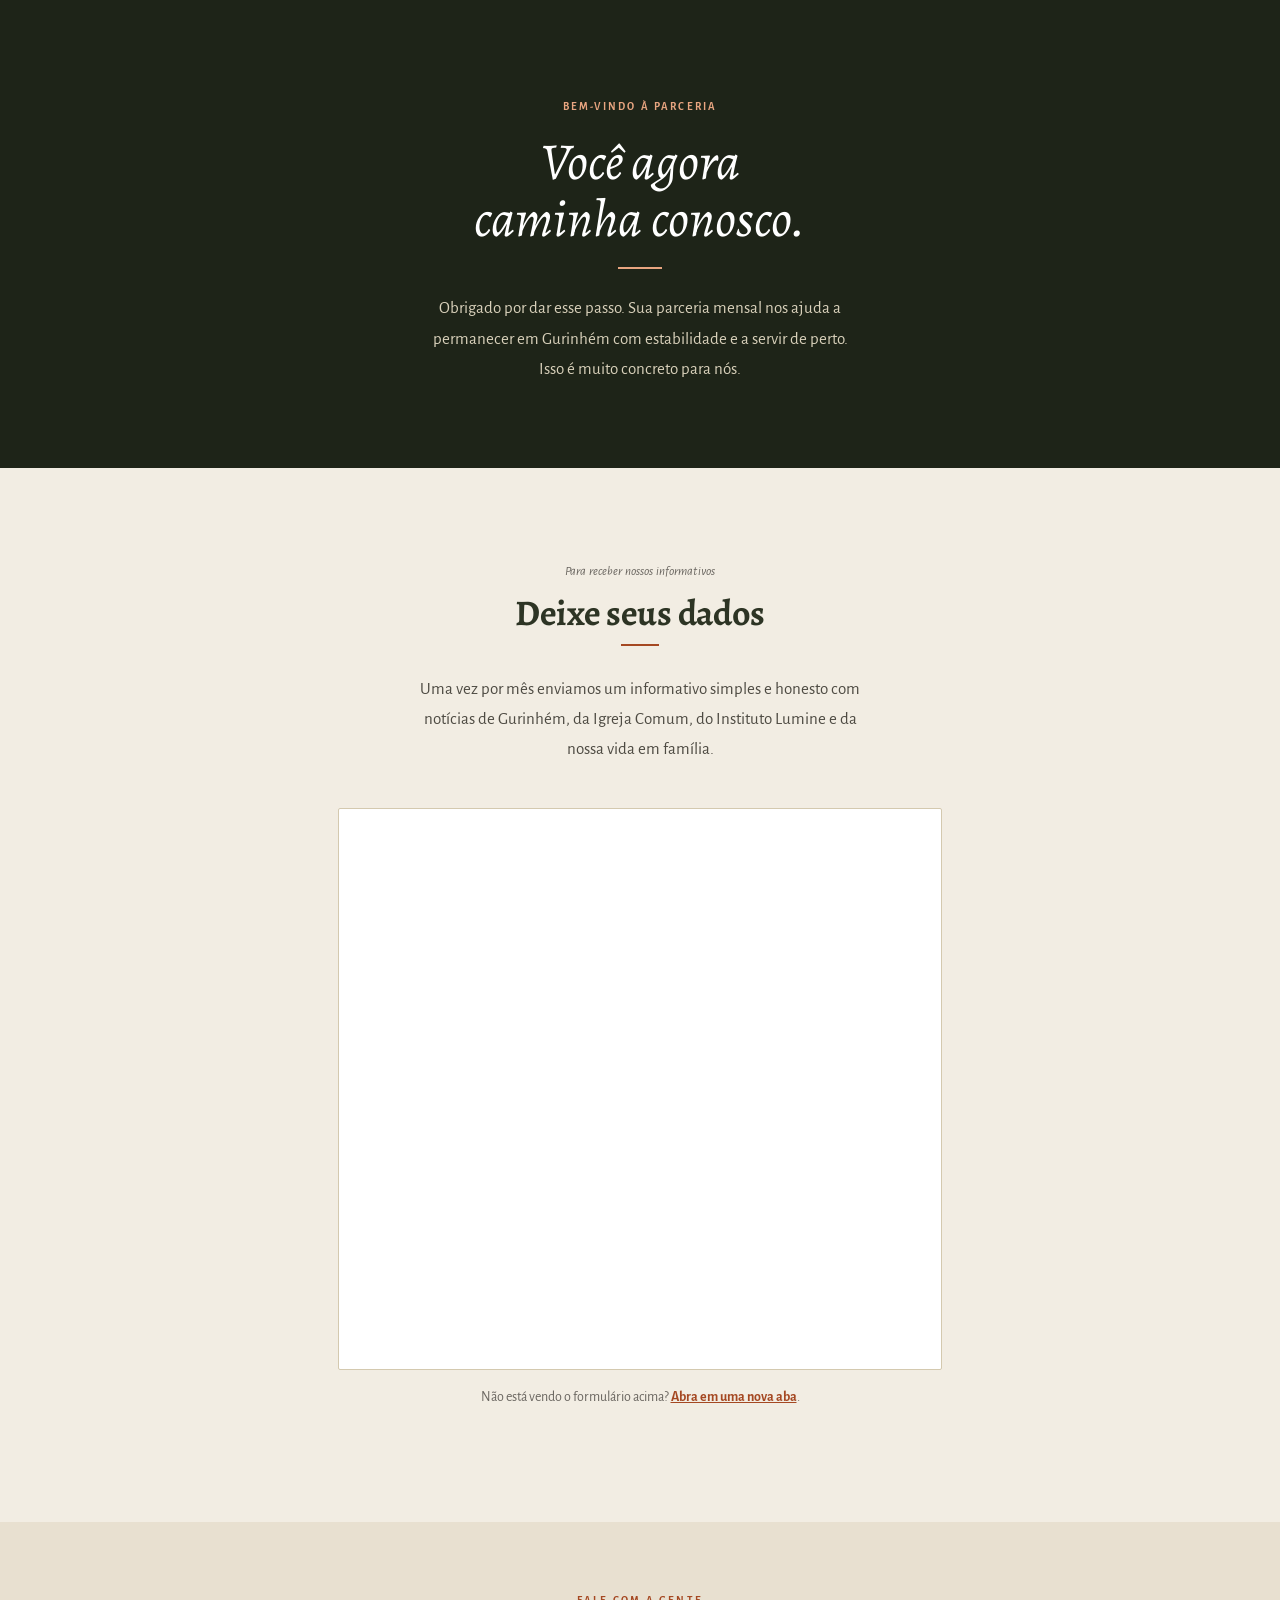
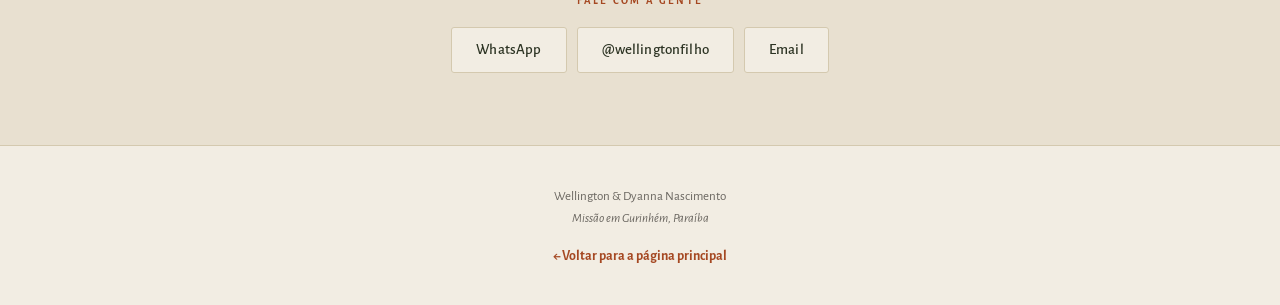
<file: familia-nascimento/obrigado.html>
<!DOCTYPE html>
<html lang="pt-BR">
<head>
  <meta charset="UTF-8">
  <meta name="viewport" content="width=device-width, initial-scale=1.0">
  <title>Obrigado! — Família Nascimento</title>
  <meta name="description" content="Obrigado por se tornar parceiro da Família Nascimento em Gurinhém. Deixe seus dados para receber atualizações mensais.">
  <meta name="robots" content="noindex">
  <meta name="theme-color" content="#1E2418">
  <link rel="icon" href="data:image/svg+xml,%3Csvg xmlns='http://www.w3.org/2000/svg' viewBox='0 0 32 32'%3E%3Crect width='32' height='32' rx='7' fill='%231E2418'/%3E%3Ccircle cx='16' cy='16' r='7' fill='%23A54822'/%3E%3C/svg%3E">
  <link rel="preconnect" href="https://fonts.googleapis.com">
  <link rel="preconnect" href="https://fonts.gstatic.com" crossorigin>
  <link href="https://fonts.googleapis.com/css2?family=Alegreya:ital,wght@0,400;0,500;0,700;1,400;1,500;1,700&family=Alegreya+Sans:ital,wght@0,400;0,500;0,700;1,400&display=swap" rel="stylesheet">
  <style>
* { box-sizing: border-box; margin: 0; padding: 0; }
.skip-link { position: absolute; top: -100%; left: 16px; background: var(--olive); color: #fff; padding: 10px 18px; font-size: 14px; font-weight: 600; text-decoration: none; border-radius: 3px; z-index: 200; transition: top .2s; }
.skip-link:focus { top: 16px; }
*:focus-visible { outline: 2px solid var(--terracotta); outline-offset: 3px; }
.top *:focus-visible { outline-color: var(--terra-pale); }
:root {
  --cream: #F2EDE3; --sand: #D4C9AF; --sand-lt: #E8E0D0;
  --olive: #2D3424; --olive-deep: #1E2418;
  --terracotta: #A54822; --terra-lt: #C9603A;
  --text: #28261F; --text-mid: #4E4B43; --text-light: #6A6660;
  --on-olive: #E8DFC8;
  --terra-pale: #E8A580;
}
html { scroll-behavior: smooth; }
@media (prefers-reduced-motion: reduce) { html { scroll-behavior: auto; } }
body { background: var(--cream); font-family: 'Alegreya Sans', sans-serif; color: var(--text); -webkit-font-smoothing: antialiased; }

/* HEADER */
.top { background: var(--olive-deep); padding: clamp(56px, 9vw, 100px) 28px clamp(52px, 8vw, 84px); text-align: center; }
.top-inner { max-width: 660px; margin: 0 auto; }
.top-label { font-size: 11px; font-weight: 700; text-transform: uppercase; letter-spacing: .2em; color: var(--terra-pale); margin-bottom: 20px; }
.top-h { font-family: 'Alegreya', serif; font-style: italic; font-weight: 400; font-size: clamp(34px, 8vw, 52px); line-height: 1.1; color: #fff; margin-bottom: 20px; text-wrap: balance; }
.top-rule { width: 44px; height: 2px; background: var(--terra-pale); margin: 0 auto 24px; }
.top-body { font-size: 17px; line-height: 1.78; color: var(--on-olive); opacity: .92; max-width: 48ch; margin: 0 auto; }

/* NEXT STEP */
.next-sec { padding: clamp(60px, 9vw, 96px) 0 clamp(72px, 10vw, 112px); }
.wrap { max-width: 660px; margin: 0 auto; padding: 0 28px; }
.sec-ctx { font-size: 13px; color: var(--text-light); margin-bottom: 12px; letter-spacing: .01em; font-style: italic; text-align: center; }
.sec-title { font-family: 'Alegreya', serif; font-weight: 700; font-size: clamp(26px, 5.5vw, 36px); line-height: 1.15; color: var(--olive); letter-spacing: -.008em; margin-bottom: 10px; text-align: center; text-wrap: balance; }
.rule { width: 38px; height: 2px; background: var(--terracotta); margin: 0 auto 28px; }
.form-intro { font-size: 17px; line-height: 1.78; color: var(--text-mid); text-align: center; margin-bottom: 44px; max-width: 52ch; margin-left: auto; margin-right: auto; }

/* Typeform embed container */
.tf-wrap {
  border: 1px solid var(--sand);
  background: #fff;
  min-height: 560px;
  overflow: hidden;
  border-radius: 2px;
}
.tf-fallback { font-size: 14px; line-height: 1.7; color: var(--text-light); text-align: center; margin-top: 16px; }
.tf-fallback a { color: var(--terracotta); font-weight: 600; }

/* CONTACT STRIP */
.contact-strip { background: var(--sand-lt); padding: clamp(44px, 7vw, 72px) 28px; text-align: center; }
.cs-label { font-size: 11px; font-weight: 700; text-transform: uppercase; letter-spacing: .2em; color: var(--terracotta); margin-bottom: 20px; }
.cs-links { display: flex; flex-wrap: wrap; justify-content: center; gap: 10px; }
.cs-link { font-size: 15px; font-weight: 500; color: var(--olive); text-decoration: none; padding: 13px 24px; border: 1px solid var(--sand); background: var(--cream); border-radius: 3px; letter-spacing: .01em; transition: background .2s, border-color .2s; }
.cs-link:hover { background: #fff; border-color: var(--text-light); }

/* FOOTER */
footer { padding: 40px 28px; text-align: center; border-top: 1px solid var(--sand); }
footer p { font-size: 13px; color: var(--text-light); line-height: 1.7; }
footer em { font-style: italic; }
.back-link { display: inline-block; margin-top: 18px; font-size: 14px; font-weight: 600; color: var(--terracotta); text-decoration: none; }
.back-link:hover { text-decoration: underline; }

@media (max-width: 480px) {
  .wrap { padding: 0 22px; }
  .top { padding-left: 22px; padding-right: 22px; }
}
  </style>
</head>
<body>

<a href="#conteudo" class="skip-link">Pular para o conteúdo</a>

<!-- HEADER -->
<header class="top">
  <div class="top-inner">
    <p class="top-label">Bem-vindo à parceria</p>
    <h1 class="top-h">Você agora<br>caminha conosco.</h1>
    <div class="top-rule"></div>
    <p class="top-body">Obrigado por dar esse passo. Sua parceria mensal nos ajuda a permanecer em Gurinhém com estabilidade e a servir de perto. Isso é muito concreto para nós.</p>
  </div>
</header>

<main id="conteudo">

<!-- FORM -->
<section class="next-sec">
  <div class="wrap">
    <p class="sec-ctx">Para receber nossos informativos</p>
    <h2 class="sec-title">Deixe seus dados</h2>
    <div class="rule"></div>
    <p class="form-intro">Uma vez por mês enviamos um informativo simples e honesto com notícias de Gurinhém, da Igreja Comum, do Instituto Lumine e da nossa vida em família.</p>
    <div class="tf-wrap">
      <div data-tf-live="wn3vzrEw" style="width:100%;height:560px;"></div>
    </div>
    <noscript>
      <p class="tf-fallback">Ative o JavaScript para preencher o formulário aqui, ou <a href="https://form.typeform.com/to/wn3vzrEw" target="_blank" rel="noopener">abra o formulário em uma nova aba</a>.</p>
    </noscript>
    <p class="tf-fallback">Não está vendo o formulário acima? <a href="https://form.typeform.com/to/wn3vzrEw" target="_blank" rel="noopener">Abra em uma nova aba</a>.</p>
  </div>
</section>

<!-- CONTACT -->
<div class="contact-strip">
  <p class="cs-label">Fale com a gente</p>
  <div class="cs-links">
    <a class="cs-link" href="https://wa.me/5583999943792" target="_blank" rel="noopener">WhatsApp</a>
    <a class="cs-link" href="https://instagram.com/wellingtonfilho" target="_blank" rel="noopener">@wellingtonfilho</a>
    <a class="cs-link" href="mailto:wellingtonfilho7@gmail.com">Email</a>
  </div>
</div>

</main>

<!-- FOOTER -->
<footer>
  <p>Wellington &amp; Dyanna Nascimento<br><em>Missão em Gurinhém, Paraíba</em></p>
  <a class="back-link" href="/">← Voltar para a página principal</a>
</footer>

<script src="//embed.typeform.com/next/embed.js"></script>
</body>
</html>
</file>
